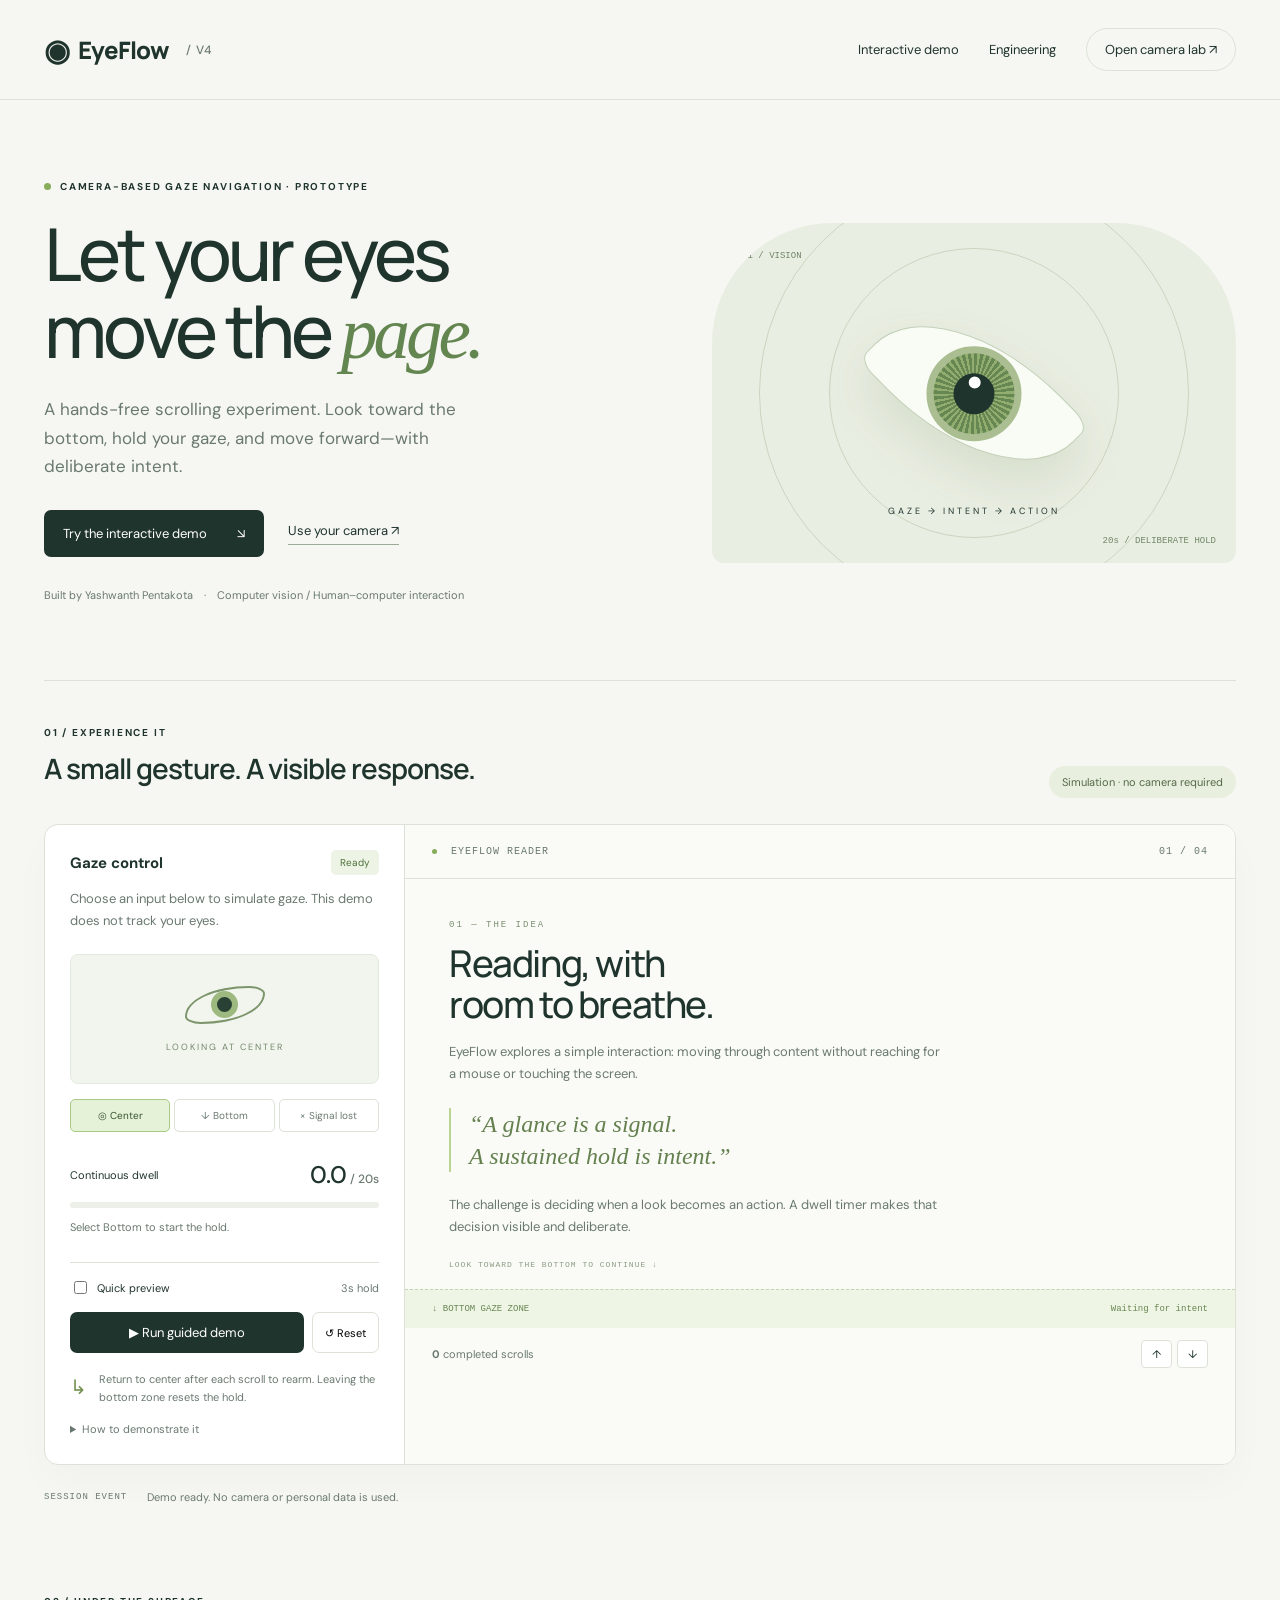
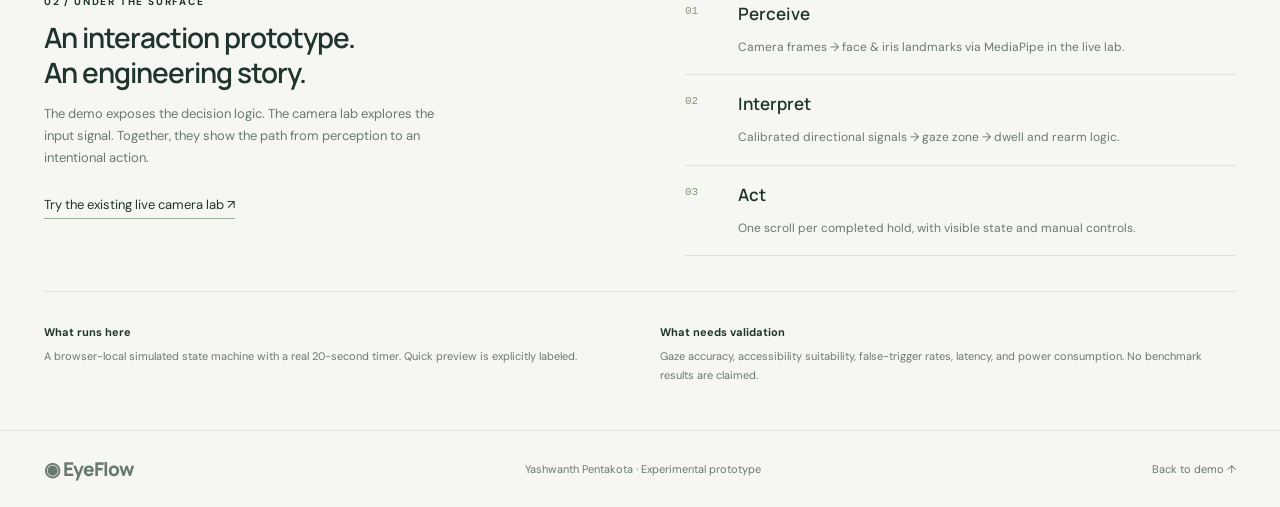
<file: index.html>
<!doctype html><html lang="en"><head><meta charset="utf-8"><meta name="viewport" content="width=device-width,initial-scale=1"><title>EyeFlow V4 — Look. Hold. Scroll.</title><meta name="description" content="Yashwanth Pentakota's interactive gaze navigation prototype. Explore a simulated 20-second dwell and the live camera lab."><link rel="stylesheet" href="demo.css"></head><body><header><a class="brand" href="./"><span class="logo">◉</span> EyeFlow<span class="version">/ V4</span></a><nav><a href="#workspace">Interactive demo</a><a href="#engineering">Engineering</a><a class="navbutton" href="live.html">Open camera lab ↗</a></nav></header><main><section class="hero"><div><p class="eyebrow"><i></i> CAMERA-BASED GAZE NAVIGATION · PROTOTYPE</p><h1>Let your eyes<br>move the <em>page.</em></h1><p class="intro">A hands-free scrolling experiment. Look toward the bottom, hold your gaze, and move forward—with deliberate intent.</p><div class="actions"><a class="primary" href="#workspace">Try the interactive demo <span>↘</span></a><a class="textbutton" href="live.html">Use your camera ↗</a></div><p class="credit">Built by Yashwanth Pentakota <span>·</span> Computer vision / Human–computer interaction</p></div><div class="heroArt" aria-hidden="true"><div class="orbit o1"></div><div class="orbit o2"></div><div class="eye"><div class="iris"><div class="pupil"></div></div></div><div class="artlabel">GAZE → INTENT → ACTION</div><span class="corner c1">01 / VISION</span><span class="corner c2">20s / DELIBERATE HOLD</span></div></section><section id="workspace" class="workspace"><div class="sectionhead"><div><p class="eyebrow">01 / EXPERIENCE IT</p><h2>A small gesture. A visible response.</h2></div><span class="tag">Simulation · no camera required</span></div><div class="lab"><aside class="control"><div class="row"><h3>Gaze control</h3><span class="status" id="state">Ready</span></div><p class="muted">Choose an input below to simulate gaze. This demo does not track your eyes.</p><div class="eyepreview"><div class="miniEye"><div id="demoIris"></div></div><span id="zoneLabel">LOOKING AT CENTER</span></div><div class="segmented"><button id="center" aria-pressed="true">◎ Center</button><button id="bottom" aria-pressed="false">↓ Bottom</button><button id="lost" aria-pressed="false">× Signal lost</button></div><div class="timerhead"><span>Continuous dwell</span><strong><span id="seconds">0.0</span><small> / <span id="duration">20</span>s</small></strong></div><div class="rail"><div id="bar"></div></div><p id="feedback" class="feedback" aria-live="polite">Select Bottom to start the hold.</p><label class="speed"><input id="fast" type="checkbox"> Quick preview <span>3s hold</span></label><div class="buttons"><button id="tour" class="primary">▶ Run guided demo</button><button id="reset">↺ Reset</button></div><div class="rule"><span>↳</span><p>Return to center after each scroll to rearm. Leaving the bottom zone resets the hold.</p></div><details><summary>How to demonstrate it</summary><p>Use the guided demo for a full cycle. Then select Bottom and interrupt with Center or Signal lost to show accidental-scroll prevention. The default is 20 seconds; quick preview uses 3 seconds.</p></details></aside><div class="reader"><div class="readerbar"><span><i></i> EYEFLOW READER</span><span id="page">01 / 04</span></div><div id="viewport" tabindex="0" aria-label="Demo reading area"><article><p class="chapter">01 — THE IDEA</p><h3>Reading, with<br>room to breathe.</h3><p>EyeFlow explores a simple interaction: moving through content without reaching for a mouse or touching the screen.</p><div class="quote">“A glance is a signal.<br>A sustained hold is intent.”</div><p>The challenge is deciding when a look becomes an action. A dwell timer makes that decision visible and deliberate.</p><span class="articlefoot">LOOK TOWARD THE BOTTOM TO CONTINUE ↓</span></article><article><p class="chapter">02 — THE INTERACTION</p><h3>Look. Hold.<br>Move forward.</h3><p>In this demonstration, the bottom gaze zone starts a continuous 20-second timer. Leaving that zone clears the timer. Reaching the threshold scrolls to the next section.</p><div class="quote">One completed hold.<br>One scroll action.</div><p>After a scroll, the system waits for center input before another hold can begin.</p></article><article><p class="chapter">03 — THE CAMERA LAB</p><h3>From simulation<br>to a live signal.</h3><p>The existing camera lab uses MediaPipe face and iris landmarks, three-position calibration with a separate verification pass, and directional gaze estimates to navigate a sample video feed.</p><div class="quote">Calibrate to your eyes.<br>Keep your head steady.</div><p>Live tracking depends on lighting, positioning, and calibration. Open the camera lab to try it separately.</p><a href="live.html" class="textbutton">Explore live camera tracking ↗</a></article><article><p class="chapter">04 — THE NEXT QUESTION</p><h3>Measure the<br>tradeoffs.</h3><p>A long dwell favors deliberate interaction but slows navigation. A short dwell is faster but may trigger unwanted scrolling.</p><div class="quote">Usability needs evidence.<br>Not a bigger claim.</div><p>Next validation targets: false triggers, successful actions, calibration repeatability, and comfort across different devices and lighting.</p></article></div><div class="bottomzone"><span>↓ BOTTOM GAZE ZONE</span><span id="zoneState">Waiting for intent</span></div><div class="readerfooter"><span><b id="scrolls">0</b> completed scrolls</span><div><button id="prev" aria-label="Previous section">↑</button><button id="next" aria-label="Next section">↓</button></div></div></div></div><div class="eventline"><span>SESSION EVENT</span><p id="event" aria-live="polite">Demo ready. No camera or personal data is used.</p></div></section><section id="engineering" class="engineering"><div><p class="eyebrow">02 / UNDER THE SURFACE</p><h2>An interaction prototype.<br>An engineering story.</h2><p class="muted">The demo exposes the decision logic. The camera lab explores the input signal. Together, they show the path from perception to an intentional action.</p><a class="textbutton" href="live.html">Try the existing live camera lab ↗</a></div><div class="pipeline"><div><span>01</span><h3>Perceive</h3><p>Camera frames → face & iris landmarks via MediaPipe in the live lab.</p></div><div><span>02</span><h3>Interpret</h3><p>Calibrated directional signals → gaze zone → dwell and rearm logic.</p></div><div><span>03</span><h3>Act</h3><p>One scroll per completed hold, with visible state and manual controls.</p></div></div></section><section class="notes"><p><b>What runs here</b> A browser-local simulated state machine with a real 20-second timer. Quick preview is explicitly labeled.</p><p><b>What needs validation</b> Gaze accuracy, accessibility suitability, false-trigger rates, latency, and power consumption. No benchmark results are claimed.</p></section></main><footer><a class="brand" href="./">◉ EyeFlow</a><span>Yashwanth Pentakota · Experimental prototype</span><a href="#workspace">Back to demo ↑</a></footer><script type="module" src="demo.js"></script></body></html>
</file>
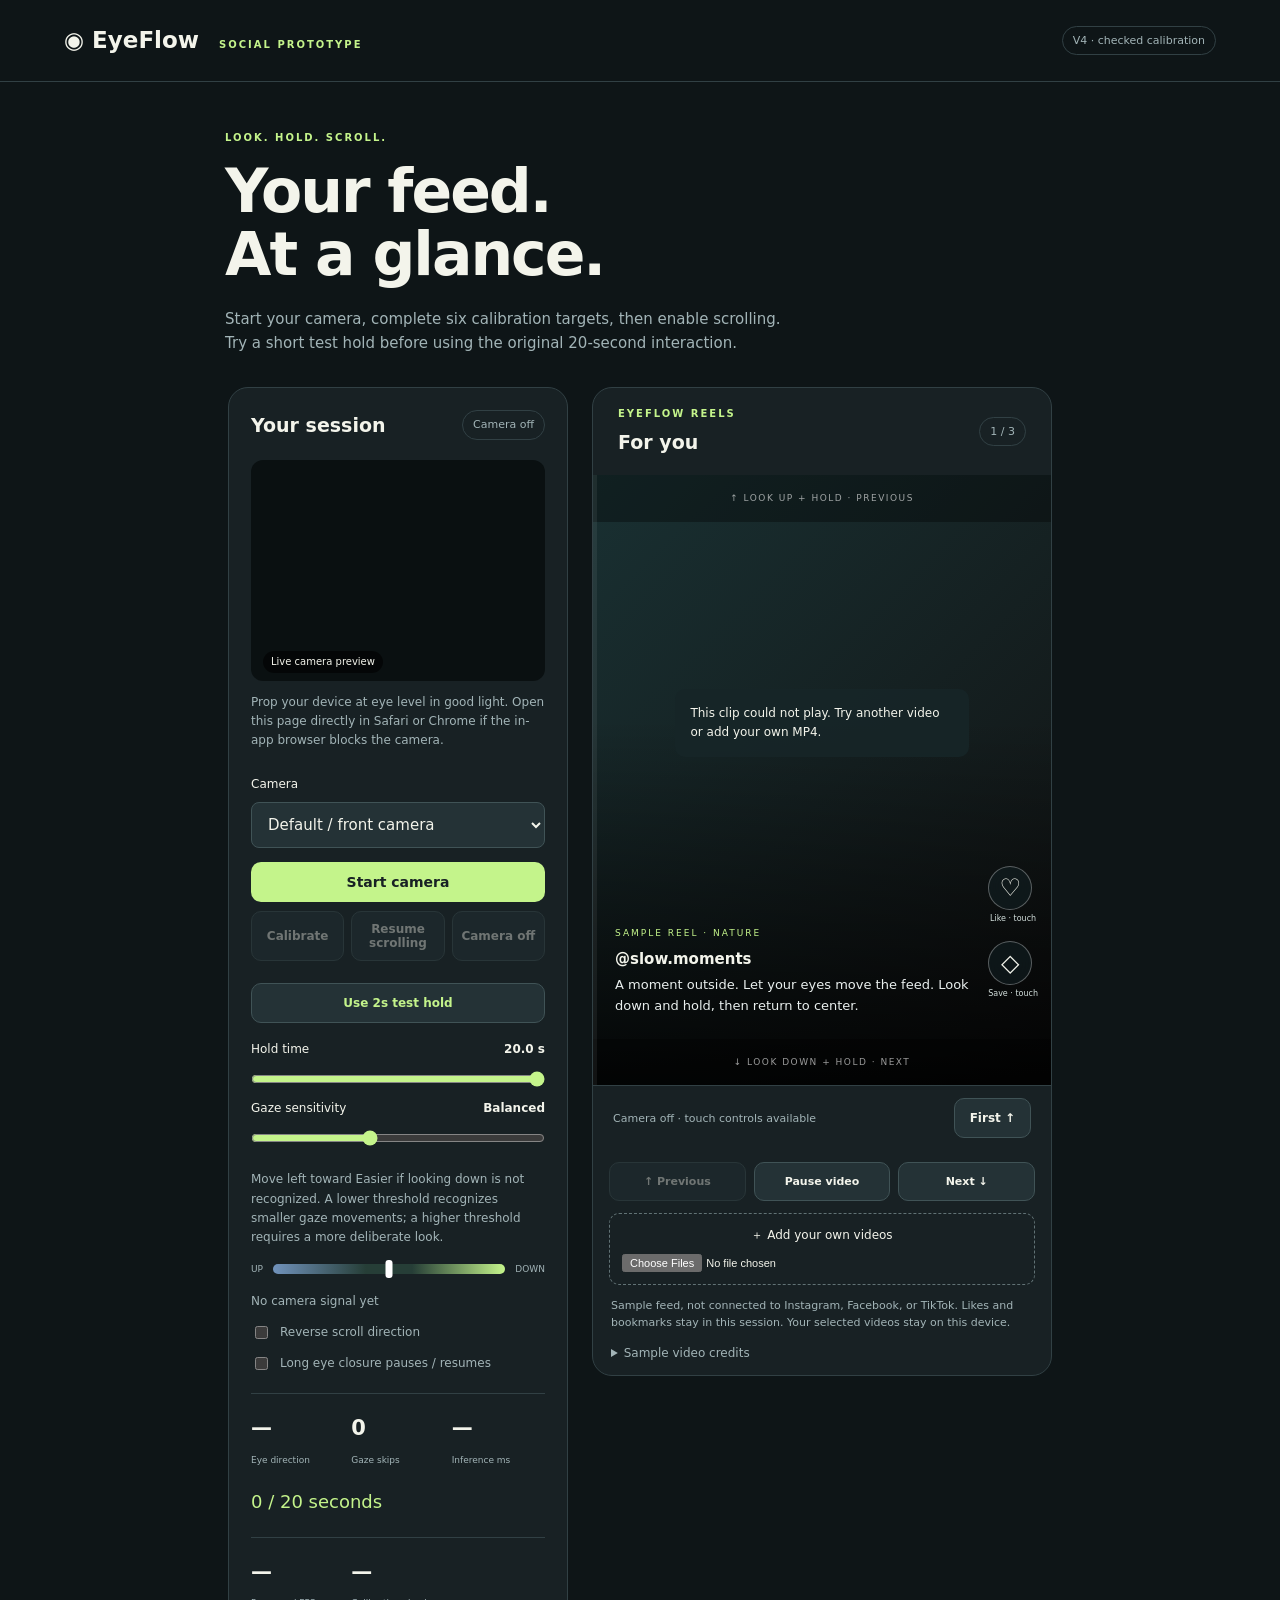
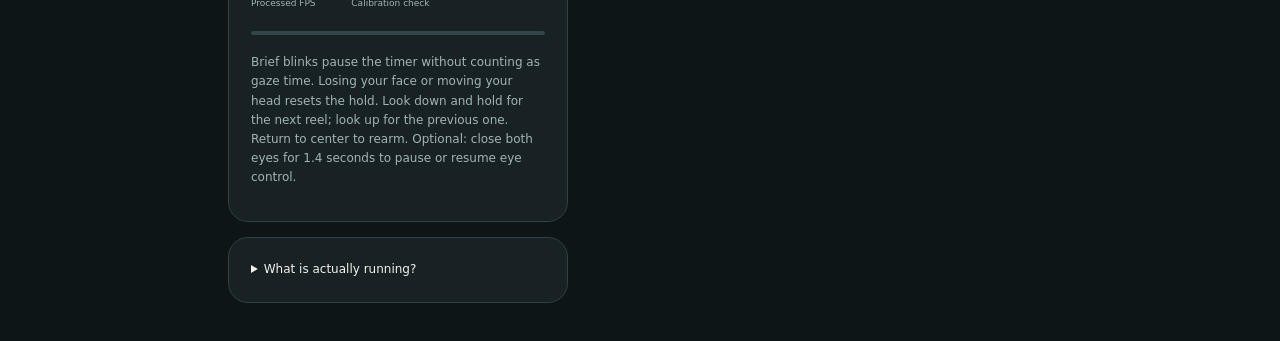
<file: live.html>
<!doctype html><html lang="en"><head><meta charset="utf-8"><meta name="viewport" content="width=device-width,initial-scale=1,viewport-fit=cover"><title>EyeFlow V4 · Camera Lab</title><meta name="description" content="An experimental, camera-based gaze scrolling lab."><link rel="stylesheet" href="style.css?v=4.0"></head><body><header><a href="./" class="brand">◉ EyeFlow <span>SOCIAL PROTOTYPE</span></a><span class="badge">V4 · checked calibration</span></header><main><section class="intro"><p class="eyebrow">LOOK. HOLD. SCROLL.</p><h1>Your feed.<br>At a glance.</h1><p>Start your camera, complete six calibration targets, then enable scrolling. Try a short test hold before using the original 20-second interaction.</p></section><div class="layout"><aside><section class="panel"><div class="row"><h2>Your session</h2><span id="state" class="pill">Camera off</span></div><div class="camera"><video id="video" autoplay muted playsinline></video><canvas id="overlay"></canvas><span id="cameraLabel">Live camera preview</span></div><p id="message" role="status" aria-live="polite">Prop your device at eye level in good light. Open this page directly in Safari or Chrome if the in-app browser blocks the camera.</p><label for="cameraSelect">Camera</label><select id="cameraSelect"><option value="">Default / front camera</option></select><button id="start" class="primary">Start camera</button><div class="buttons"><button id="calibrate" disabled>Calibrate</button><button id="pause" disabled>Resume scrolling</button><button id="stop" disabled>Camera off</button></div><button id="quick" class="testhold">Use 2s test hold</button><label for="dwell">Hold time <strong id="dwellValue">20.0 s</strong></label><input id="dwell" type="range" min="1000" max="20000" step="100" value="20000"><label for="sensitivity">Gaze sensitivity <strong id="sensitivityValue">Balanced</strong></label><input id="sensitivity" type="range" min="20" max="70" step="5" value="40"><p class="small">Move left toward Easier if looking down is not recognized. A lower threshold recognizes smaller gaze movements; a higher threshold requires a more deliberate look.</p><div class="signal"><span>UP</span><div><i id="signalDot"></i></div><span>DOWN</span></div><p id="signalText" class="small">No camera signal yet</p><label class="check"><input id="invert" type="checkbox"> Reverse scroll direction</label><label class="check"><input id="eyePause" type="checkbox"> Long eye closure pauses / resumes</label><div class="metrics"><div><strong id="direction">—</strong><span>Eye direction</span></div><div><strong id="count">0</strong><span>Gaze skips</span></div><div><strong id="latency">—</strong><span>Inference ms</span></div></div><p id="holdReadout">0 / 20 seconds</p><div class="metrics"><div><strong id="fps">—</strong><span>Processed FPS</span></div><div><strong id="calQuality">—</strong><span>Calibration check</span></div></div><div class="progress"><i id="progress"></i></div><p class="small">Brief blinks pause the timer without counting as gaze time. Losing your face or moving your head resets the hold. Look down and hold for the next reel; look up for the previous one. Return to center to rearm. Optional: close both eyes for 1.4 seconds to pause or resume eye control.</p></section><details class="panel"><summary>What is actually running?</summary><p>MediaPipe detects face and iris landmarks from camera frames. EyeFlow selects the strongest signal that also passes a separate three-target check, then filters it to estimate up, center, or down—not a precise screen cursor.</p><p>Video is processed in your browser, not uploaded by this app. Model files load from Google and jsDelivr. Calibration remains in memory and is cleared when you stop the camera. No analytics are installed.</p><p>This controls only this page. It cannot control Instagram or other apps. Accuracy, battery use, and accessibility suitability are unvalidated. Keep your head still; recalibrate after moving the device.</p><p><a href="https://developers.google.com/edge/mediapipe/solutions/vision/face_landmarker/web_js" target="_blank" rel="noopener">MediaPipe documentation ↗</a></p><button id="diagnostics">Download session diagnostics</button><p class="small">Exports timing and tracking counters only. No camera images or raw landmarks.</p></details></aside><section class="reader panel social"><div class="row"><div><p class="eyebrow">EYEFLOW REELS</p><h2>For you</h2></div><span id="reelIndex" class="pill">1 / 3</span></div><div class="phone"><div id="feed" tabindex="0" aria-label="Social video feed"></div><div class="gazeZone upper">↑ LOOK UP + HOLD · PREVIOUS</div><div class="gazeZone lower">↓ LOOK DOWN + HOLD · NEXT</div><div class="holdRail"><i id="reelProgress"></i></div></div><div class="readerFoot"><span id="hint">Camera off · touch controls available</span><button id="top" title="Return to the first reel">First ↑</button></div><div class="feedControls"><button id="previous" aria-label="Previous reel">↑ Previous</button><button id="playback">Pause video</button><button id="next" aria-label="Next reel">Next ↓</button></div><label class="upload" for="clips">＋ Add your own videos <input id="clips" type="file" accept="video/*" multiple></label><p class="feedNote">Sample feed, not connected to Instagram, Facebook, or TikTok. Likes and bookmarks stay in this session. Your selected videos stay on this device.</p><details class="credits"><summary>Sample video credits</summary><p>Flowers: <a href="https://interactive-examples.mdn.mozilla.net/media/cc0-videos/flower.mp4">MDN CC0 sample</a>. Big Buck Bunny: © Blender Foundation, <a href="https://peach.blender.org/">peach.blender.org</a>, <a href="https://creativecommons.org/licenses/by/3.0/">CC BY 3.0</a>. Demo excerpt supplied by W3Schools. The third reel repeats the flower clip to test navigation.</p></details></section></div></main><div id="liveDock" hidden><strong id="liveDirection">Center</strong><span id="liveState">Look at center to arm</span><button id="dockPause">Pause</button></div><div id="calibration" hidden><button id="cancel">Cancel calibration</button><div class="calcopy"><p class="eyebrow">KEEP YOUR HEAD STILL</p><h2 id="calTitle">Look at the dot</h2><p id="calText">Follow with your eyes only.</p></div><div id="target">●</div></div><script type="module" src="social.js"></script><script type="module" src="app.js?v=4.0"></script></body></html>
</file>
<file: demo.css>
@import url('https://fonts.googleapis.com/css2?family=DM+Sans:wght@400;500;600;700&family=Manrope:wght@400;500;600;700;800&display=swap');
:root{--bg:#f6f7f2;--ink:#20342e;--muted:#6a7970;--accent:#c9ef8a;--border:#dce2d8}*{box-sizing:border-box}html{scroll-behavior:smooth;scroll-padding-top:25px}body{margin:0;background:var(--bg);color:var(--ink);font:15px 'DM Sans',sans-serif}a{color:inherit;text-decoration:none}button,input{font:inherit}button,a,input,summary{touch-action:manipulation}button{cursor:pointer}button:focus-visible,a:focus-visible,input:focus-visible,summary:focus-visible{outline:3px solid #619041;outline-offset:4px}header,main,footer{max-width:1280px;margin:auto}header{display:flex;justify-content:space-between;align-items:center;padding:28px 44px;border-bottom:1px solid var(--border)}.brand{display:flex;gap:9px;align-items:center;font:800 24px Manrope,sans-serif;letter-spacing:-1px}.logo{font-size:30px}.version{font:500 12px 'DM Sans';color:var(--muted);letter-spacing:1px;margin-left:8px}nav{display:flex;align-items:center;gap:30px;font-size:13px}.navbutton{border:1px solid var(--border);border-radius:24px;padding:12px 18px}main{padding:0 44px}.hero{display:grid;grid-template-columns:1.18fr 1fr;gap:50px;padding:70px 0 64px;align-items:center}.eyebrow{font-size:10px;font-weight:700;letter-spacing:1.8px;display:flex;align-items:center;gap:9px}.eyebrow i,.readerbar i{display:inline-block;width:7px;height:7px;border-radius:50%;background:#87ad5c}h1{font:500 clamp(48px,5.7vw,76px)/1.06 Manrope,sans-serif;letter-spacing:-4px;margin:22px 0}h1 em{font-family:Georgia,serif;font-weight:400;color:#638550}.intro{max-width:455px;font-size:17px;color:var(--muted);line-height:1.7}.actions{display:flex;align-items:center;gap:24px;margin-top:29px}.primary{background:var(--ink);color:white;border:0;border-radius:7px;padding:15px 19px;font-size:13px;display:inline-flex;gap:30px;justify-content:center;align-items:center}.primary:hover{background:#3a5348}.textbutton{font-size:13px;border-bottom:1px solid #9aab98;padding-bottom:5px}.credit{font-size:11px;color:var(--muted);margin-top:29px;line-height:1.7}.credit span{margin:0 8px}.heroArt{height:340px;background:#e9eee2;border-radius:120px 120px 12px 12px;position:relative;overflow:hidden;display:grid;place-items:center}.orbit{position:absolute;border:1px solid #cad6c0;border-radius:50%;width:290px;height:290px}.o2{width:430px;height:430px}.eye{width:210px;height:118px;background:#f9fbf5;border-radius:80% 10%;transform:rotate(45deg);border:1px solid #c2d0b7;box-shadow:15px 15px 50px #526c3520;display:grid;place-items:center}.iris{width:95px;height:95px;border-radius:50%;background:repeating-conic-gradient(#668652 0deg 5deg,#91ae70 5deg 9deg);border:7px solid #aabe92;display:grid;place-items:center}.pupil{width:41px;height:41px;border-radius:50%;background:#20342e;position:relative}.pupil:after{content:'';position:absolute;top:6px;left:7px;width:12px;height:12px;background:white;border-radius:50%}.artlabel{position:absolute;bottom:46px;font-size:9px;letter-spacing:3px}.corner{position:absolute;font:9px monospace;color:#718565}.c1{top:28px;left:30px}.c2{bottom:17px;right:20px}.workspace{border-top:1px solid var(--border);padding-top:35px}.sectionhead{display:flex;align-items:end;justify-content:space-between;margin-bottom:26px}h2{font:600 28px/1.25 Manrope;letter-spacing:-1px;margin:12px 0}.tag{font-size:11px;color:#536a46;background:#e9efdF;padding:9px 13px;border-radius:20px}.lab{display:grid;grid-template-columns:360px 1fr;border:1px solid var(--border);border-radius:14px;overflow:hidden;background:white;box-shadow:0 18px 40px #283e2c06}.control{padding:25px;border-right:1px solid var(--border)}.row{display:flex;align-items:center;justify-content:space-between}h3{margin:0;font-size:15px}.status{font-size:10px;background:#edf4e6;color:#4f7038;padding:6px 9px;border-radius:5px}.muted{font-size:13px;line-height:1.7;color:var(--muted)}.eyepreview{height:130px;background:#f2f5ee;border:1px solid #e4e9df;margin:22px 0 15px;border-radius:8px;display:flex;align-items:center;justify-content:center;flex-direction:column;gap:17px}.miniEye{width:80px;height:38px;border:2px solid #7c956b;border-radius:80% 20%;display:grid;place-items:center;overflow:hidden}.miniEye div{width:27px;height:27px;border:6px solid #9eb97f;background:#294035;border-radius:50%;transition:transform .3s}.eyepreview span{font-size:9px;letter-spacing:2px;color:#73876b}.segmented{display:flex;gap:4px}.segmented button{flex:1;padding:9px 2px;border:1px solid var(--border);background:white;border-radius:5px;font-size:10px;color:var(--muted)}.segmented button[aria-pressed=true]{background:#e6f2d7;color:#34512d;border-color:#a9c988}.timerhead{display:flex;align-items:center;justify-content:space-between;margin-top:27px;font-size:11px}.timerhead strong{font-size:24px;font-weight:500;font-variant-numeric:tabular-nums}.timerhead small{font-size:12px;color:var(--muted)}.rail{height:6px;background:#edf0e9;border-radius:8px;margin-top:12px;overflow:hidden}.rail div{height:100%;width:0;background:#7ca74f}.feedback{font-size:11px;min-height:32px;color:var(--muted);line-height:1.5}.speed{display:flex;align-items:center;gap:7px;font-size:11px;padding:15px 0;border-top:1px solid var(--border)}.speed input{accent-color:#648744}.speed span{margin-left:auto;color:var(--muted)}.buttons{display:flex;gap:8px}.buttons .primary{flex:1;padding:12px 10px}.buttons #reset{background:white;border:1px solid var(--border);border-radius:7px;font-size:11px;padding:0 12px}.rule{display:flex;gap:12px;margin:18px 0 0;color:var(--muted);font-size:11px;line-height:1.6}.rule span{font-size:20px;color:#759254}.rule p{margin:0}details{font-size:11px;margin-top:15px;color:var(--muted);line-height:1.6}summary{cursor:pointer}.reader{background:#fafbf7;min-width:0}.readerbar{height:54px;border-bottom:1px solid var(--border);display:flex;justify-content:space-between;align-items:center;padding:0 27px;font:10px monospace;letter-spacing:1px;color:var(--muted)}.readerbar i{margin-right:7px;width:5px;height:5px}#viewport{height:410px;overflow:auto;scrollbar-width:thin;scroll-snap-type:y mandatory}article{min-height:410px;padding:32px 44px 22px;scroll-snap-align:start}.chapter{font:9px monospace;letter-spacing:2px;color:#7c8e71}article h3{font:500 37px/1.1 Manrope;letter-spacing:-1.4px;margin:13px 0 17px}article p:not(.chapter){font-size:13px;line-height:1.7;max-width:500px;color:var(--muted)}.quote{font:italic 24px/1.35 Georgia;color:#64804f;border-left:2px solid #bad494;padding-left:18px;margin:22px 0}.articlefoot{font:8px monospace;letter-spacing:1px;color:#8c9b83}.bottomzone{padding:14px 27px;background:#eef5e4;border-top:1px dashed #c3d4b3;display:flex;justify-content:space-between;font:9px monospace;color:#688653}.bottomzone.active{background:#d9edbd}.readerfooter{display:flex;justify-content:space-between;align-items:center;padding:12px 27px;font-size:11px;color:var(--muted)}.readerfooter button{background:white;border:1px solid var(--border);width:31px;height:28px;border-radius:4px;color:var(--ink);margin-left:5px}.eventline{display:flex;align-items:center;gap:20px;margin:14px 0;font-size:11px;color:var(--muted)}.eventline span{font:9px monospace;letter-spacing:1px;white-space:nowrap}.engineering{display:grid;grid-template-columns:1fr 1fr;gap:90px;margin-top:70px;padding:0 0 35px}.engineering .muted{max-width:400px;margin-bottom:25px}.pipeline>div{position:relative;padding:17px 0 17px 53px;border-bottom:1px solid var(--border)}.pipeline span{position:absolute;left:0;top:20px;font:11px monospace;color:#849777}.pipeline h3{font:600 17px Manrope}.pipeline p{font-size:12px;color:var(--muted);line-height:1.7;margin-bottom:0}.notes{display:grid;grid-template-columns:1fr 1fr;gap:40px;border-top:1px solid var(--border);padding:20px 0 35px}.notes p{font-size:11px;color:var(--muted);line-height:1.7}.notes b{display:block;color:var(--ink);margin-bottom:5px}footer{border-top:1px solid var(--border);display:flex;align-items:center;justify-content:space-between;padding:25px 44px;font-size:11px;color:var(--muted)}footer .brand{font-size:19px}@media(max-width:900px){header,footer{padding:22px}main{padding:0 22px}.hero{gap:25px}.heroArt{height:290px}h1{letter-spacing:-2.5px}.lab{grid-template-columns:310px 1fr}article{padding:26px}.actions{align-items:start;flex-direction:column;gap:18px}.engineering{gap:40px}}@media(max-width:650px){nav>a:not(.navbutton){display:none}.hero{grid-template-columns:1fr;padding:38px 0}.heroArt{height:210px;border-radius:70px 70px 12px 12px}.eye{width:155px;height:86px}.iris{width:73px;height:73px}.hero .eyebrow{font-size:8px}h1{font-size:52px}.intro{font-size:15px}.sectionhead{display:block}.tag{display:inline-block;margin-top:8px}.lab{grid-template-columns:1fr}.control{border-right:0;border-bottom:1px solid var(--border)}.eyepreview{height:95px;margin:15px 0}.timerhead{margin-top:17px}.engineering,.notes{grid-template-columns:1fr;gap:15px}.engineering{margin-top:45px}footer{gap:17px;flex-wrap:wrap}.eventline{align-items:start;gap:10px}#viewport{height:410px}article h3{font-size:34px}}@media(prefers-reduced-motion:reduce){html{scroll-behavior:auto}*{transition:none!important}}
</file>
<file: style.css>
:root{color-scheme:dark;--bg:#0e1517;--panel:#182124;--line:#314044;--muted:#a2b4b7;--mint:#c4f48b}*{box-sizing:border-box}body{margin:0;background:var(--bg);color:#f3f4eb;font:15px/1.6 system-ui,sans-serif}header{padding:22px 5vw;border-bottom:1px solid var(--line);display:flex;justify-content:space-between;align-items:center;gap:14px}.brand{font-size:23px;font-weight:700;text-decoration:none;color:inherit}.brand span{font-size:10px;letter-spacing:2px;color:var(--mint);margin-left:12px}.badge,.pill{font-size:11px;border:1px solid var(--line);border-radius:30px;padding:5px 10px;color:var(--muted)}main{max-width:1280px;margin:auto;padding:38px 5vw}.intro{margin-bottom:32px}.eyebrow{font-size:10px;letter-spacing:2px;color:var(--mint);font-weight:700}h1{font-size:clamp(35px,5vw,60px);line-height:1.06;letter-spacing:-2px;margin:14px 0 20px}h2{font-size:19px;margin:0}h3{font-size:27px;line-height:1.2}.intro>p:last-child{color:var(--muted);max-width:570px}.layout{display:grid;grid-template-columns:340px 1fr;gap:24px;align-items:start}.panel{background:var(--panel);border:1px solid var(--line);border-radius:20px;padding:22px}.row{display:flex;align-items:center;justify-content:space-between;gap:12px}.camera{margin:20px 0 12px;border-radius:12px;position:relative;background:#0a1011;aspect-ratio:4/3;overflow:hidden}video,canvas{position:absolute;width:100%;height:100%;object-fit:fill;transform:scaleX(-1)}#cameraLabel{position:absolute;bottom:8px;left:12px;font-size:10px;background:#0009;border-radius:20px;padding:3px 8px}#message{min-height:70px;color:var(--muted);font-size:12px}button{font:600 12px system-ui;cursor:pointer;background:#243236;color:#f3f4eb;border:1px solid #405356;border-radius:10px;padding:12px 15px}button:disabled{opacity:.4;cursor:not-allowed}button:hover:not(:disabled){border-color:var(--mint)}button:focus-visible,a:focus-visible,input:focus-visible{outline:3px solid var(--mint);outline-offset:3px}.primary{background:var(--mint);color:#182124;border:0;width:100%;font-size:14px}.buttons{display:flex;flex-wrap:wrap;gap:7px;margin:9px 0 22px}.buttons button{flex:1;padding:10px 7px}label{display:flex;justify-content:space-between;font-size:12px}input[type=range]{width:100%;accent-color:var(--mint);margin:12px 0}.check{justify-content:start;gap:9px;color:var(--muted)}.metrics{display:grid;grid-template-columns:repeat(3,1fr);gap:7px;border-top:1px solid var(--line);padding-top:18px;margin-top:20px}.metrics strong{font-size:21px;display:block}.metrics span{font-size:9px;color:var(--muted)}.progress{height:4px;background:#344549;margin:18px 0;border-radius:9px;overflow:hidden}.progress i{display:block;background:var(--mint);height:100%;width:0}.small,details p{font-size:12px;color:var(--muted)}details{margin-top:15px}summary{cursor:pointer;font-size:12px}a{color:var(--mint)}.reader{padding:0;overflow:hidden}.reader>.row{padding:18px 25px}.reader .eyebrow{margin:0 0 5px}#feed{height:650px;overflow:auto;overscroll-behavior:contain;scrollbar-color:#68876f transparent}article{padding:0 25px 25px}article p{color:#b7c6c7}.art{height:235px;border-radius:12px;padding:24px;margin:0 0 22px;color:#1b3427;display:flex;justify-content:space-between;font-size:12px}.art span{align-self:end;font-size:44px;line-height:1.02;font-family:Georgia,serif;letter-spacing:-1px}.art1{background:#c6dca7}.art2{background:#b2cfd1;color:#22434a}.art3{background:#d2bea1;color:#4d3d2a}.art4{background:#bcb7d5;color:#332d50}.readerFoot{padding:12px 20px;display:flex;justify-content:space-between;align-items:center;gap:9px;border-top:1px solid var(--line);font-size:11px;color:var(--muted)}.end{padding:30px;color:var(--muted)}[hidden]{display:none!important}#calibration{position:fixed;inset:0;background:#0e1517;z-index:20}.calcopy{position:absolute;top:35%;left:15%;width:70%;text-align:center;pointer-events:none}.calcopy p{color:var(--muted)}#target{position:absolute;left:50%;transform:translate(-50%,-50%);font-size:65px;color:var(--mint);line-height:1;text-shadow:0 0 45px #c4f48b55}#cancel{position:absolute;top:20px;right:20px;z-index:2}@media(max-width:800px){main{padding:24px 18px}.layout{grid-template-columns:1fr}.intro{margin-bottom:25px}.brand span{display:none}.camera{max-width:210px;margin:15px auto}.panel{padding:18px}.reader{padding:0}#feed{height:65vh;min-height:360px}.art{height:200px}.badge{font-size:9px}#message{min-height:0}.calcopy{top:34%}.calcopy h2{font-size:18px}.calcopy p{font-size:12px}}
.layout{grid-template-columns:340px minmax(320px,460px);justify-content:center}.intro{max-width:830px;margin-left:auto;margin-right:auto}.phone{height:610px;position:relative;background:#050505}#feed{height:100%;min-height:0;scroll-snap-type:y mandatory;scrollbar-width:none}.reel{position:relative;height:100%;scroll-snap-align:start;scroll-snap-stop:always;padding:0;overflow:hidden;background:linear-gradient(135deg,#193032,#111)}.reel video{inset:0;width:100%;height:100%;object-fit:cover;transform:none}.reel:after{content:'';position:absolute;inset:40% 0 0;background:linear-gradient(transparent,#000c);pointer-events:none}.reelInfo{position:absolute;z-index:2;bottom:62px;left:22px;right:72px}.reelInfo p{font-size:13px;color:#e9efee;margin:7px 0}.reelInfo h3{font:700 15px system-ui;margin:7px 0}.reelInfo .tag{font-size:9px;letter-spacing:2px;color:var(--mint)}.actions{position:absolute;z-index:3;right:13px;bottom:85px;display:grid;gap:15px}.actions button{border-radius:50%;background:#12202490;backdrop-filter:blur(10px);width:44px;height:44px;padding:0;font-size:24px;border:1px solid #ffffff50}.actions button[aria-pressed=true]{color:#fb8396;background:#512835bb}.actions small{display:block;text-align:center;font-size:8px;margin-top:3px;color:#d3dfdc}.gazeZone{position:absolute;left:0;right:0;text-align:center;pointer-events:none;z-index:4;color:#fff9;font-size:9px;letter-spacing:1.5px;padding:16px;background:#0005}.upper{top:0}.lower{bottom:0}.holdRail{position:absolute;left:0;top:0;width:4px;height:100%;z-index:5;background:#ffffff10}.holdRail i{display:block;background:var(--mint);height:0;box-shadow:0 0 15px var(--mint)}.feedControls{display:flex;gap:8px;padding:12px 16px}.feedControls button{flex:1;font-size:11px}.upload{display:block;margin:0 16px 12px;border:1px dashed #617275;border-radius:10px;padding:12px;text-align:center;cursor:pointer}.upload input{display:block;width:100%;font-size:11px;margin-top:8px}.feedNote,.credits{font-size:11px;color:var(--muted);margin:12px 18px}.credits p{font-size:11px}.errorNote{position:absolute;z-index:3;top:35%;left:18%;right:18%;background:#162628dd;padding:15px;border-radius:10px;font-size:12px}.check{margin-top:12px;align-items:center}.readerFoot{min-height:55px}.camera video{transform:scaleX(-1)}@media(max-width:800px){.layout{grid-template-columns:minmax(0,460px)}.phone{height:72svh;max-height:700px;min-height:420px}.intro h1{font-size:42px}.feedControls button{padding:12px 7px}.reader>.row{padding:14px 20px}}
.signal{display:flex;gap:10px;align-items:center;margin:15px 0;font-size:9px;color:var(--muted)}.signal>div{height:10px;flex:1;position:relative;background:linear-gradient(90deg,#7193bc,#263e37 40%,#263e37 60%,#c4f48b);border-radius:12px}.signal i{position:absolute;left:50%;top:-4px;width:7px;height:18px;background:white;border-radius:3px;transform:translateX(-50%)}#liveDock{position:fixed;bottom:max(12px,env(safe-area-inset-bottom));left:50%;transform:translateX(-50%);background:#152622f2;border:1px solid #aacd91;border-radius:16px;padding:10px 12px;display:flex;align-items:center;gap:12px;z-index:15;width:min(420px,94vw);box-shadow:0 10px 40px #0008;font-size:12px}#liveDock strong{color:var(--mint);min-width:50px}#liveDock span{flex:1;font-size:11px}body.gazeActive{padding-bottom:85px}@media(max-width:800px){body.gazeActive .camera{position:fixed;right:10px;top:10px;width:80px;height:60px;margin:0;z-index:14;border:1px solid #c4f48b;border-radius:8px}body.gazeActive #cameraLabel{display:none}}

select{width:100%;padding:12px;margin:8px 0 14px;background:#243236;color:#f3f4eb;border:1px solid #405356;border-radius:8px;font:inherit}.testhold{margin:0 0 17px;width:100%;color:var(--mint)}#holdReadout{font-size:18px;font-variant-numeric:tabular-nums;color:var(--mint)}.calcopy{top:24%;}#calText{max-width:500px;margin:auto}#diagnostics{margin-top:12px}#target{font-size:45px}select:focus-visible{outline:3px solid var(--mint)}@media(prefers-reduced-motion:reduce){*{scroll-behavior:auto!important}}
</file>
